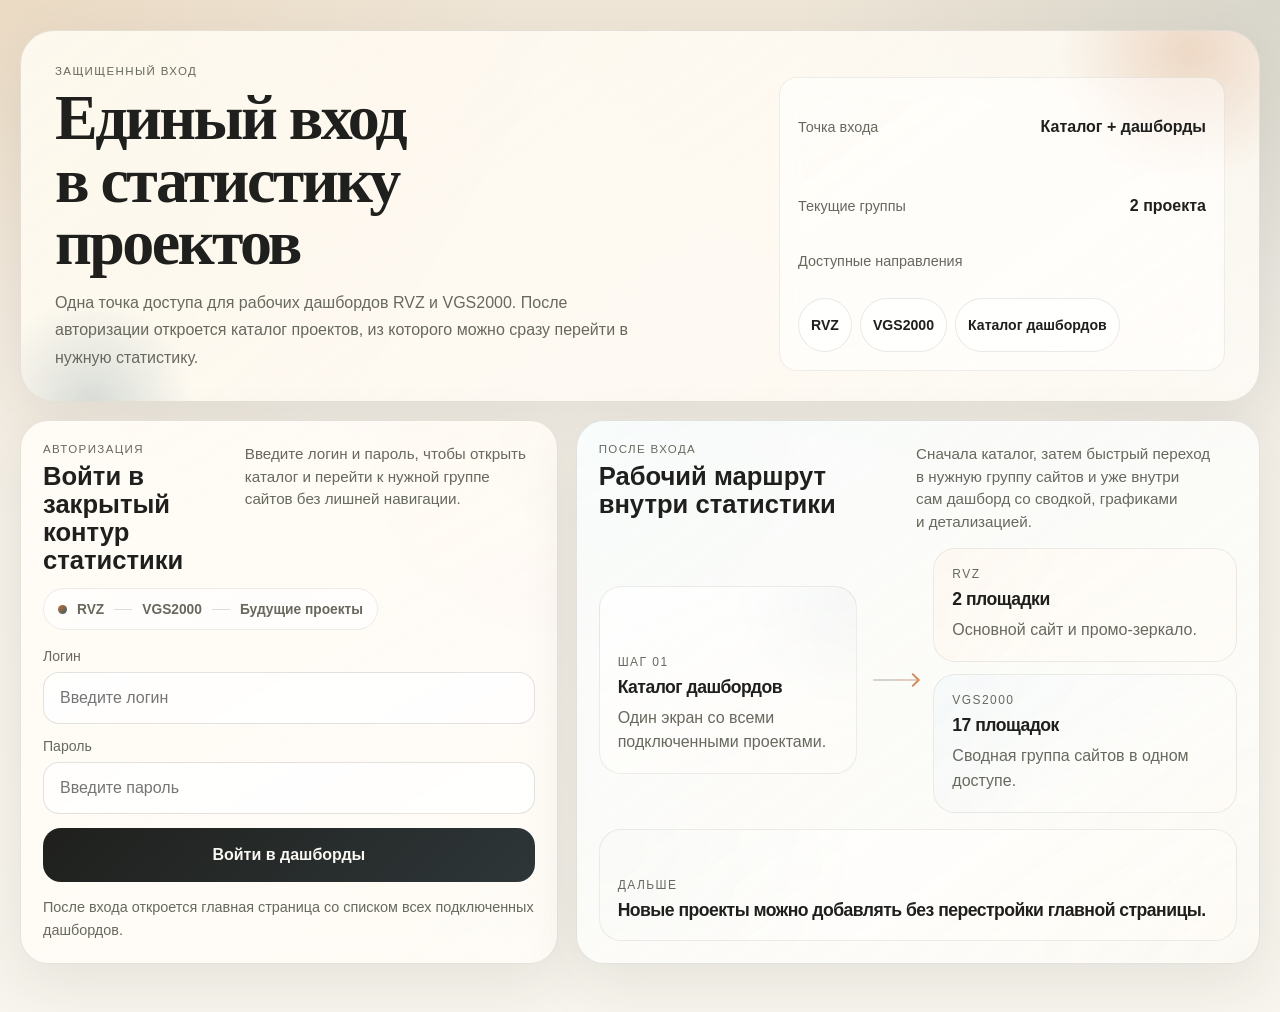
<file: index.html>
<!doctype html>
<html lang="ru">
  <head>
    <meta charset="utf-8">
    <meta name="viewport" content="width=device-width, initial-scale=1">
    <meta name="robots" content="noindex, nofollow, noarchive">
    <title>Вход в дашборды статистики</title>
    <link rel="stylesheet" href="styles.css">
    <script src="auth-config.js"></script>
    <script src="auth.js"></script>
  </head>
  <body>
    <div class="page-noise" aria-hidden="true"></div>
    <main class="shell shell--auth">
      <header class="hero hero--login reveal">
        <div class="hero__eyebrow">Защищенный вход</div>
        <div class="hero__grid hero__grid--hub">
          <div class="hero__copy">
            <h1>Единый вход в статистику проектов</h1>
            <p>
              Одна точка доступа для рабочих дашбордов RVZ и VGS2000.
              После авторизации откроется каталог проектов, из которого можно сразу перейти в нужную статистику.
            </p>
          </div>
          <div class="hero__meta hero__meta--hub">
            <div class="meta-line meta-line--compact">
              <span>Точка входа</span>
              <strong>Каталог + дашборды</strong>
            </div>
            <div class="meta-line meta-line--compact">
              <span>Текущие группы</span>
              <strong>2 проекта</strong>
            </div>
            <div class="meta-stack">
              <span>Доступные направления</span>
              <div class="meta-pills">
                <span class="meta-pill">RVZ</span>
                <span class="meta-pill">VGS2000</span>
                <span class="meta-pill">Каталог дашбордов</span>
              </div>
            </div>
          </div>
        </div>
      </header>

      <section class="auth-grid">
        <article class="panel panel--auth reveal">
          <div class="panel__head panel__head--stack">
            <div>
              <div class="panel__eyebrow">Авторизация</div>
              <h2>Войти в закрытый контур статистики</h2>
            </div>
            <p class="panel__sub">
              Введите логин и пароль, чтобы открыть каталог и перейти к нужной группе сайтов без лишней навигации.
            </p>
          </div>

          <div class="auth-ribbon" aria-hidden="true">
            <span class="auth-ribbon__dot"></span>
            <span>RVZ</span>
            <span class="auth-ribbon__divider"></span>
            <span>VGS2000</span>
            <span class="auth-ribbon__divider"></span>
            <span>Будущие проекты</span>
          </div>

          <form class="auth-form" id="login-form">
            <label class="auth-field">
              <span>Логин</span>
              <input
                id="login-username"
                name="username"
                type="text"
                autocomplete="username"
                placeholder="Введите логин"
                required
              >
            </label>

            <label class="auth-field">
              <span>Пароль</span>
              <input
                id="login-password"
                name="password"
                type="password"
                autocomplete="current-password"
                placeholder="Введите пароль"
                required
              >
            </label>

            <p class="auth-error" id="login-error" hidden></p>

            <button class="auth-submit" type="submit">Войти в дашборды</button>

            <p class="auth-footnote">
              После входа откроется главная страница со списком всех подключенных дашбордов.
            </p>
          </form>
        </article>

        <article class="panel panel--auth-stage reveal">
          <div class="panel__head panel__head--stack">
            <div>
              <div class="panel__eyebrow">После входа</div>
              <h2>Рабочий маршрут внутри статистики</h2>
            </div>
            <p class="panel__sub">
              Сначала каталог, затем быстрый переход в нужную группу сайтов и уже внутри сам дашборд со сводкой, графиками и детализацией.
            </p>
          </div>

          <div class="auth-stage">
            <div class="auth-stage__flow">
              <div class="auth-stage__card auth-stage__card--primary">
                <div class="auth-stage__label">Шаг 01</div>
                <strong>Каталог дашбордов</strong>
                <span>Один экран со всеми подключенными проектами.</span>
              </div>

              <div class="auth-stage__arrow" aria-hidden="true"></div>

              <div class="auth-stage__cluster">
                <div class="auth-stage__mini auth-stage__mini--copper">
                  <div class="auth-stage__label">RVZ</div>
                  <strong>2 площадки</strong>
                  <span>Основной сайт и промо-зеркало.</span>
                </div>

                <div class="auth-stage__mini auth-stage__mini--slate">
                  <div class="auth-stage__label">VGS2000</div>
                  <strong>17 площадок</strong>
                  <span>Сводная группа сайтов в одном доступе.</span>
                </div>
              </div>
            </div>

            <div class="auth-stage__footer">
              <div class="auth-stage__foot-card">
                <div class="auth-stage__label">Дальше</div>
                <strong>Новые проекты можно добавлять без перестройки главной страницы.</strong>
              </div>
            </div>
          </div>
        </article>
      </section>
    </main>

    <script>
      window.TildaAuth.initLoginPage();
    </script>
  </body>
</html>
</file>
<file: styles.css>
:root {
  --bg: #f4efe6;
  --bg-strong: #ebe2d2;
  --surface: rgba(255, 252, 246, 0.74);
  --surface-strong: rgba(255, 252, 246, 0.92);
  --text: #1f201d;
  --muted: #67695e;
  --line: rgba(82, 76, 62, 0.14);
  --line-strong: rgba(82, 76, 62, 0.24);
  --accent: #c36c31;
  --accent-soft: rgba(195, 108, 49, 0.14);
  --accent-2: #365f70;
  --accent-2-soft: rgba(54, 95, 112, 0.12);
  --accent-3: #7b8550;
  --accent-4: #d8aa45;
  --positive: #187a4f;
  --negative: #b3472d;
  --shadow: 0 18px 60px rgba(43, 39, 28, 0.09);
  --radius-lg: 28px;
  --radius-md: 18px;
  --radius-sm: 12px;
}

*,
*::before,
*::after {
  box-sizing: border-box;
}

html {
  scroll-behavior: smooth;
}

html[data-protected="true"] [data-auth-guard] {
  opacity: 0;
  transform: translate3d(0, 8px, 0);
}

html.auth-ready[data-protected="true"] [data-auth-guard] {
  opacity: 1;
  transform: translate3d(0, 0, 0);
  transition: opacity 180ms ease, transform 180ms ease;
}

body {
  margin: 0;
  min-width: 320px;
  overflow-x: clip;
  font-family: "Avenir Next", "Segoe UI", sans-serif;
  color: var(--text);
  text-rendering: optimizeLegibility;
  background:
    radial-gradient(circle at top left, rgba(211, 157, 94, 0.16), transparent 32%),
    radial-gradient(circle at top right, rgba(54, 95, 112, 0.12), transparent 30%),
    linear-gradient(180deg, #efe6d7 0%, #f4efe6 28%, #f8f5ee 100%);
}

.page-noise {
  position: fixed;
  inset: 0;
  pointer-events: none;
  background-image:
    linear-gradient(rgba(255, 255, 255, 0.2) 1px, transparent 1px),
    linear-gradient(90deg, rgba(255, 255, 255, 0.14) 1px, transparent 1px);
  background-size: 100% 24px, 24px 100%;
  mask-image: linear-gradient(180deg, rgba(0, 0, 0, 0.55), transparent 65%);
  opacity: 0.24;
}

.shell {
  width: min(1600px, calc(100% - 32px));
  margin: 0 auto;
  padding: 30px 0 48px;
}

.shell--hub {
  width: min(1480px, calc(100% - 32px));
}

.shell--auth {
  width: min(1240px, calc(100% - 32px));
}

.page-nav {
  display: flex;
  align-items: center;
  gap: 10px;
  margin-bottom: 14px;
  color: var(--muted);
  font-size: 0.92rem;
}

.page-nav__link {
  display: inline-flex;
  align-items: center;
  min-height: 40px;
  padding: 0 14px;
  border: 1px solid var(--line);
  border-radius: 999px;
  background: rgba(255, 255, 255, 0.52);
  color: var(--text);
  text-decoration: none;
  transition: transform 160ms ease, border-color 160ms ease, background 160ms ease;
}

.page-nav__link:hover {
  transform: translateY(-1px);
  border-color: var(--line-strong);
  background: rgba(255, 255, 255, 0.72);
}

.page-nav__trail {
  font-weight: 650;
  color: var(--text);
}

.page-nav__divider {
  opacity: 0.5;
}

.page-nav__spacer {
  flex: 1;
}

.page-nav__button {
  appearance: none;
  border: 1px solid var(--line);
  border-radius: 999px;
  min-height: 40px;
  padding: 0 14px;
  background: rgba(255, 255, 255, 0.52);
  color: var(--text);
  font: inherit;
  cursor: pointer;
  transition: transform 160ms ease, border-color 160ms ease, background 160ms ease;
}

.page-nav__button:hover {
  transform: translateY(-1px);
  border-color: var(--line-strong);
  background: rgba(255, 255, 255, 0.72);
}

.hero {
  position: relative;
  overflow: hidden;
  padding: 34px 34px 30px;
  border: 1px solid var(--line);
  border-radius: calc(var(--radius-lg) + 6px);
  background:
    linear-gradient(145deg, rgba(255, 250, 240, 0.95), rgba(255, 252, 247, 0.8)),
    linear-gradient(120deg, rgba(195, 108, 49, 0.12), transparent 44%);
  box-shadow: var(--shadow);
}

.hero::before,
.hero::after {
  content: "";
  position: absolute;
  border-radius: 999px;
  pointer-events: none;
}

.hero::before {
  width: 280px;
  height: 280px;
  top: -120px;
  right: -70px;
  background: radial-gradient(circle, rgba(195, 108, 49, 0.22), transparent 66%);
}

.hero::after {
  width: 220px;
  height: 220px;
  bottom: -110px;
  left: -40px;
  background: radial-gradient(circle, rgba(54, 95, 112, 0.18), transparent 66%);
}

.hero__eyebrow,
.panel__eyebrow,
.metric__label {
  letter-spacing: 0.12em;
  text-transform: uppercase;
  font-size: 0.72rem;
  color: var(--muted);
}

.hero__grid {
  position: relative;
  z-index: 1;
  display: grid;
  grid-template-columns: minmax(0, 1.6fr) minmax(290px, 0.95fr);
  gap: 28px;
  align-items: end;
}

.hero__grid--hub {
  grid-template-columns: minmax(0, 1.28fr) minmax(320px, 0.82fr);
  align-items: stretch;
}

.hero--hub h1 {
  max-width: 11ch;
}

.hero--login h1 {
  max-width: 9ch;
}

.hero__meta--hub {
  align-self: stretch;
}

.hero h1 {
  margin: 10px 0 14px;
  max-width: 14ch;
  font-family: "Iowan Old Style", "Palatino Linotype", serif;
  font-size: clamp(2.45rem, 5vw, 4.5rem);
  line-height: 0.98;
  letter-spacing: -0.04em;
  text-wrap: balance;
}

.hero p {
  margin: 0;
  max-width: 66ch;
  color: var(--muted);
  font-size: 1rem;
  line-height: 1.7;
  text-wrap: pretty;
}

.hero__meta {
  min-width: 0;
  display: grid;
  gap: 16px;
  padding: 18px;
  border: 1px solid rgba(82, 76, 62, 0.09);
  border-radius: var(--radius-md);
  background: rgba(255, 255, 255, 0.46);
  backdrop-filter: blur(10px);
}

.meta-line {
  display: flex;
  justify-content: space-between;
  gap: 16px;
  align-items: flex-start;
}

.meta-line--compact {
  align-items: center;
}

.meta-line span:first-child {
  color: var(--muted);
  font-size: 0.9rem;
}

.meta-line strong {
  font-size: 1rem;
  text-align: right;
  line-height: 1.5;
  word-break: break-word;
}

.meta-value--large {
  font-size: 1.45rem;
  letter-spacing: -0.04em;
}

.meta-stack {
  display: grid;
  gap: 10px;
}

.meta-stack > span {
  color: var(--muted);
  font-size: 0.9rem;
}

.meta-pills {
  display: flex;
  flex-wrap: wrap;
  gap: 8px;
  min-width: 0;
}

.meta-pill {
  display: inline-flex;
  align-items: center;
  min-height: 34px;
  padding: 8px 12px;
  border: 1px solid rgba(82, 76, 62, 0.12);
  border-radius: 999px;
  background: rgba(255, 255, 255, 0.72);
  font-size: 0.88rem;
  font-weight: 600;
  max-width: 100%;
  overflow-wrap: anywhere;
}

.meta-pill--muted {
  color: var(--muted);
  background: rgba(255, 255, 255, 0.42);
}

.meta-site-list {
  display: grid;
  gap: 8px;
  min-width: 0;
}

.meta-site-row {
  display: flex;
  justify-content: space-between;
  gap: 12px;
  align-items: center;
  padding-top: 8px;
  border-top: 1px solid rgba(82, 76, 62, 0.08);
}

.meta-site-row span {
  min-width: 0;
  color: var(--muted);
  font-size: 0.88rem;
  word-break: break-word;
}

.meta-site-row strong {
  flex-shrink: 0;
  font-size: 0.96rem;
}

.meta-site-note {
  color: var(--muted);
  font-size: 0.84rem;
  line-height: 1.45;
}

.summary-strip {
  margin-top: 18px;
  display: grid;
  grid-template-columns: repeat(6, minmax(0, 1fr));
  gap: 1px;
  border: 1px solid var(--line);
  border-radius: calc(var(--radius-lg) - 2px);
  overflow: hidden;
  background: var(--line);
  box-shadow: var(--shadow);
}

.summary-strip--hub {
  grid-template-columns: repeat(5, minmax(0, 1fr));
}

.metric {
  min-width: 0;
  padding: 22px 20px 20px;
  background: var(--surface-strong);
}

.metric--loading-wide {
  grid-column: 1 / -1;
}

.metric__value {
  display: block;
  margin-top: 10px;
  font-size: clamp(1.55rem, 2vw, 2.2rem);
  font-weight: 650;
  letter-spacing: -0.04em;
  line-height: 1;
}

.metric__meta {
  margin-top: 10px;
  display: flex;
  gap: 8px;
  flex-wrap: wrap;
  align-items: center;
  color: var(--muted);
  font-size: 0.9rem;
}

.delta {
  display: inline-flex;
  align-items: center;
  gap: 6px;
  font-weight: 600;
}

.delta--positive {
  color: var(--positive);
}

.delta--negative {
  color: var(--negative);
}

.dashboard-grid {
  margin-top: 18px;
  display: grid;
  gap: 18px;
}

.hub-grid {
  margin-top: 18px;
  display: grid;
  grid-template-columns: repeat(auto-fit, minmax(340px, 1fr));
  gap: 18px;
}

.auth-grid {
  margin-top: 18px;
  display: grid;
  grid-template-columns: minmax(340px, 0.88fr) minmax(0, 1.12fr);
  gap: 18px;
}

.dashboard-grid--lead {
  grid-template-columns: minmax(340px, 0.8fr) minmax(460px, 1.2fr);
  align-items: stretch;
}

.dashboard-grid--lead .panel--wide {
  grid-column: 1 / -1;
  grid-row: auto;
}

.dashboard-grid--secondary {
  grid-template-columns: minmax(0, 1.38fr) minmax(340px, 0.82fr);
}

.dashboard-grid--geo {
  grid-template-columns: repeat(auto-fit, minmax(280px, 1fr));
}

.panel {
  position: relative;
  overflow: hidden;
  border: 1px solid var(--line);
  border-radius: var(--radius-lg);
  background: var(--surface);
  backdrop-filter: blur(12px);
  box-shadow: var(--shadow);
  padding: 22px;
  transition: transform 180ms ease, border-color 180ms ease, box-shadow 180ms ease;
}

.panel:hover {
  transform: translateY(-2px);
  border-color: var(--line-strong);
  box-shadow: 0 26px 80px rgba(43, 39, 28, 0.12);
}

.panel--auth {
  background:
    linear-gradient(150deg, rgba(255, 251, 245, 0.98), rgba(255, 252, 247, 0.88)),
    radial-gradient(circle at top right, rgba(195, 108, 49, 0.14), transparent 34%);
}

.panel--auth-stage {
  background:
    linear-gradient(145deg, rgba(249, 252, 252, 0.96), rgba(255, 252, 247, 0.84)),
    radial-gradient(circle at top left, rgba(54, 95, 112, 0.14), transparent 32%),
    radial-gradient(circle at bottom right, rgba(123, 133, 80, 0.12), transparent 28%);
}

.dashboard-tile {
  display: grid;
  gap: 18px;
  color: inherit;
  text-decoration: none;
  min-width: 0;
}

.dashboard-tile--copper {
  background:
    linear-gradient(140deg, rgba(255, 251, 245, 0.96), rgba(255, 252, 247, 0.78)),
    linear-gradient(120deg, rgba(195, 108, 49, 0.12), transparent 48%);
}

.dashboard-tile--slate {
  background:
    linear-gradient(140deg, rgba(250, 252, 251, 0.96), rgba(255, 252, 247, 0.8)),
    linear-gradient(120deg, rgba(54, 95, 112, 0.12), transparent 44%),
    linear-gradient(45deg, rgba(123, 133, 80, 0.08), transparent 58%);
}

.dashboard-tile__head {
  display: flex;
  justify-content: space-between;
  gap: 18px;
  align-items: flex-start;
}

.dashboard-tile__head > div {
  min-width: 0;
}

.dashboard-tile__cta {
  flex-shrink: 0;
  display: inline-flex;
  align-items: center;
  min-height: 42px;
  padding: 0 15px;
  border-radius: 999px;
  background: var(--text);
  color: #faf8f3;
  font-weight: 650;
  white-space: nowrap;
}

.dashboard-tile__metrics {
  display: grid;
  grid-template-columns: repeat(4, minmax(0, 1fr));
  gap: 10px;
}

.dashboard-tile__metric {
  display: grid;
  gap: 6px;
  padding: 14px;
  border: 1px solid rgba(82, 76, 62, 0.08);
  border-radius: 16px;
  background: rgba(255, 255, 255, 0.54);
}

.dashboard-tile__metric span {
  color: var(--muted);
  font-size: 0.82rem;
  letter-spacing: 0.06em;
  text-transform: uppercase;
}

.dashboard-tile__metric strong {
  font-size: 1.2rem;
  line-height: 1.05;
  letter-spacing: -0.04em;
}

.dashboard-tile__footer {
  display: grid;
  gap: 12px;
}

.dashboard-tile__meta {
  display: flex;
  flex-wrap: wrap;
  gap: 10px 18px;
  color: var(--muted);
  font-size: 0.92rem;
  line-height: 1.5;
}

.dashboard-tile__site-pills {
  display: flex;
  flex-wrap: wrap;
  gap: 8px;
}

.dashboard-tile__site-pill {
  display: inline-flex;
  align-items: center;
  min-height: 34px;
  padding: 8px 12px;
  border: 1px solid rgba(82, 76, 62, 0.1);
  border-radius: 999px;
  background: rgba(255, 255, 255, 0.66);
  font-size: 0.88rem;
  font-weight: 600;
  overflow-wrap: anywhere;
}

.panel--hub-note {
  margin-top: 18px;
}

.panel--loading {
  display: grid;
  justify-items: start;
  align-content: center;
  gap: 12px;
  min-height: 210px;
  background:
    linear-gradient(145deg, rgba(255, 252, 247, 0.92), rgba(255, 252, 246, 0.8)),
    radial-gradient(circle at top right, rgba(54, 95, 112, 0.1), transparent 34%);
}

.panel--loading h2 {
  margin: 0;
}

.loading-badge {
  display: inline-flex;
  align-items: center;
  gap: 10px;
  min-height: 40px;
  padding: 0 14px;
  border: 1px solid rgba(82, 76, 62, 0.12);
  border-radius: 999px;
  background: rgba(255, 255, 255, 0.62);
  color: var(--text);
  font-size: 0.9rem;
  font-weight: 650;
}

.loading-badge__pulse {
  width: 10px;
  height: 10px;
  border-radius: 999px;
  background: linear-gradient(135deg, var(--accent), var(--accent-2));
  box-shadow: 0 0 0 0 rgba(54, 95, 112, 0.26);
  animation: pulse-dot 1.4s ease-out infinite;
}

.auth-form {
  display: grid;
  gap: 14px;
}

.auth-ribbon {
  display: inline-flex;
  align-items: center;
  flex-wrap: wrap;
  gap: 10px;
  min-height: 42px;
  padding: 9px 14px;
  margin-bottom: 18px;
  border: 1px solid rgba(82, 76, 62, 0.1);
  border-radius: 999px;
  background: rgba(255, 255, 255, 0.58);
  color: var(--muted);
  font-size: 0.86rem;
  font-weight: 600;
}

.auth-ribbon__dot {
  width: 9px;
  height: 9px;
  border-radius: 999px;
  background: linear-gradient(135deg, var(--accent), var(--accent-2));
}

.auth-ribbon__divider {
  width: 18px;
  height: 1px;
  background: rgba(82, 76, 62, 0.18);
}

.auth-field {
  display: grid;
  gap: 8px;
}

.auth-field span {
  font-size: 0.88rem;
  color: var(--muted);
}

.auth-field input {
  width: 100%;
  min-height: 52px;
  padding: 0 16px;
  border: 1px solid rgba(82, 76, 62, 0.16);
  border-radius: 16px;
  background: rgba(255, 255, 255, 0.84);
  color: var(--text);
  font: inherit;
  font-size: 1rem;
}

.auth-field input:focus {
  outline: none;
  border-color: rgba(54, 95, 112, 0.48);
  box-shadow: 0 0 0 4px rgba(54, 95, 112, 0.08);
}

.auth-submit {
  appearance: none;
  border: 0;
  min-height: 54px;
  padding: 0 18px;
  border-radius: 18px;
  background: linear-gradient(135deg, #1f201d, #2e3638);
  color: #faf8f3;
  font: inherit;
  font-weight: 650;
  cursor: pointer;
  transition: transform 160ms ease, box-shadow 160ms ease;
}

.auth-submit.is-busy,
.auth-submit:disabled {
  cursor: wait;
  opacity: 0.9;
}

.auth-submit:hover {
  transform: translateY(-1px);
  box-shadow: 0 16px 36px rgba(31, 32, 29, 0.18);
}

.auth-error {
  margin: 0;
  padding: 12px 14px;
  border: 1px solid rgba(179, 71, 45, 0.18);
  border-radius: 14px;
  background: rgba(179, 71, 45, 0.08);
  color: var(--negative);
  line-height: 1.45;
}

.auth-footnote {
  margin: 0;
  color: var(--muted);
  font-size: 0.9rem;
  line-height: 1.55;
}

.auth-stage {
  display: grid;
  gap: 16px;
}

.auth-stage__flow {
  display: grid;
  grid-template-columns: minmax(220px, 0.92fr) 44px minmax(0, 1.08fr);
  gap: 16px;
  align-items: center;
}

.auth-stage__card,
.auth-stage__mini,
.auth-stage__foot-card {
  display: grid;
  gap: 8px;
  min-width: 0;
  padding: 18px;
  border: 1px solid rgba(82, 76, 62, 0.1);
  border-radius: 22px;
  background: rgba(255, 255, 255, 0.56);
}

.auth-stage__card--primary {
  min-height: 188px;
  align-content: end;
  background:
    linear-gradient(160deg, rgba(255, 255, 255, 0.78), rgba(255, 252, 247, 0.58)),
    radial-gradient(circle at top right, rgba(54, 95, 112, 0.14), transparent 38%);
}

.auth-stage__label {
  color: var(--muted);
  font-size: 0.75rem;
  letter-spacing: 0.12em;
  text-transform: uppercase;
}

.auth-stage strong {
  font-size: 1.1rem;
  line-height: 1.2;
  letter-spacing: -0.03em;
}

.auth-stage span {
  color: var(--muted);
  line-height: 1.55;
}

.auth-stage__arrow {
  position: relative;
  width: 100%;
  height: 2px;
  border-radius: 999px;
  background: linear-gradient(90deg, rgba(54, 95, 112, 0.24), rgba(195, 108, 49, 0.34));
}

.auth-stage__arrow::after {
  content: "";
  position: absolute;
  top: 50%;
  right: -1px;
  width: 10px;
  height: 10px;
  border-top: 2px solid rgba(195, 108, 49, 0.78);
  border-right: 2px solid rgba(195, 108, 49, 0.78);
  transform: translateY(-50%) rotate(45deg);
}

.auth-stage__cluster {
  display: grid;
  gap: 12px;
}

.auth-stage__mini--copper {
  background:
    linear-gradient(145deg, rgba(255, 251, 245, 0.84), rgba(255, 252, 247, 0.62)),
    linear-gradient(120deg, rgba(195, 108, 49, 0.12), transparent 44%);
}

.auth-stage__mini--slate {
  background:
    linear-gradient(145deg, rgba(249, 252, 252, 0.84), rgba(255, 252, 247, 0.62)),
    linear-gradient(120deg, rgba(54, 95, 112, 0.12), transparent 42%);
}

.auth-stage__footer {
  display: grid;
}

.auth-stage__foot-card {
  min-height: 112px;
  align-content: end;
  background:
    linear-gradient(145deg, rgba(255, 255, 255, 0.76), rgba(255, 252, 247, 0.58)),
    radial-gradient(circle at top left, rgba(123, 133, 80, 0.14), transparent 40%);
}

.hub-checklist {
  display: grid;
  grid-template-columns: repeat(3, minmax(0, 1fr));
  gap: 12px;
}

.hub-check {
  padding: 16px 18px;
  border: 1px solid rgba(82, 76, 62, 0.08);
  border-radius: var(--radius-md);
  background: rgba(255, 255, 255, 0.48);
  line-height: 1.55;
}

.panel__head {
  display: flex;
  justify-content: space-between;
  gap: 18px;
  align-items: flex-start;
  margin-bottom: 14px;
  min-width: 0;
}

.panel__head--stack {
  align-items: start;
}

.panel__head > div:first-child {
  min-width: 0;
}

.panel h2 {
  margin: 7px 0 0;
  font-size: clamp(1.28rem, 2vw, 1.8rem);
  line-height: 1.1;
  text-wrap: balance;
}

.panel__note,
.panel__sub {
  margin: 0;
  color: var(--muted);
  max-width: 38ch;
  line-height: 1.5;
  font-size: 0.95rem;
  text-wrap: pretty;
  overflow-wrap: anywhere;
}

.panel__meta-note {
  margin: 14px 0 18px;
  min-height: 2.9em;
  color: var(--muted);
  font-size: 0.92rem;
  line-height: 1.5;
  text-wrap: pretty;
  overflow-wrap: anywhere;
}

.chart-box {
  position: relative;
  min-width: 0;
}

.chart-frame {
  position: relative;
  padding-bottom: 2px;
  border-radius: calc(var(--radius-md) + 2px);
  background:
    linear-gradient(180deg, rgba(255, 255, 255, 0.74), rgba(255, 255, 255, 0.46)),
    linear-gradient(180deg, rgba(195, 108, 49, 0.04), transparent 65%);
  border: 1px solid rgba(82, 76, 62, 0.09);
  overflow: hidden;
}

.chart-frame svg {
  display: block;
}

.chart-legend {
  display: flex;
  gap: 16px;
  flex-wrap: wrap;
  align-items: center;
  padding: 16px 18px 6px;
}

.legend-item {
  display: inline-flex;
  align-items: center;
  gap: 8px;
  color: var(--muted);
  font-size: 0.88rem;
  white-space: nowrap;
}

.legend-dot {
  width: 10px;
  height: 10px;
  border-radius: 999px;
}

.chart-tooltip {
  position: absolute;
  z-index: 3;
  min-width: 160px;
  padding: 12px 14px;
  border-radius: var(--radius-sm);
  border: 1px solid rgba(255, 255, 255, 0.24);
  background: rgba(25, 28, 30, 0.92);
  color: #f5f4f1;
  font-size: 0.88rem;
  line-height: 1.45;
  pointer-events: none;
  opacity: 0;
  transform: translate3d(0, 10px, 0);
  transition: opacity 120ms ease, transform 120ms ease;
}

.chart-tooltip.is-visible {
  opacity: 1;
  transform: translate3d(0, 0, 0);
}

.chart-tooltip strong {
  display: block;
  margin-bottom: 6px;
  font-size: 0.92rem;
}

.donut-block {
  display: grid;
  justify-items: center;
  gap: 12px;
}

.donut {
  position: relative;
  width: min(216px, 100%);
  aspect-ratio: 1;
  margin: 2px auto 0;
  border-radius: 50%;
  box-shadow: inset 0 0 0 1px rgba(82, 76, 62, 0.08);
}

.donut::after {
  content: "";
  position: absolute;
  inset: 28%;
  border-radius: 50%;
  background: rgba(249, 246, 240, 0.96);
  box-shadow: inset 0 0 0 1px rgba(82, 76, 62, 0.08);
}

.donut__center {
  position: absolute;
  inset: 28%;
  z-index: 1;
  display: flex;
  justify-content: center;
  align-items: center;
  text-align: center;
  padding: 0;
}

.donut__value {
  font-size: clamp(1.5rem, 4.2vw, 1.95rem);
  font-weight: 700;
  letter-spacing: -0.05em;
  line-height: 1;
}

.donut__caption {
  max-width: 18ch;
  color: var(--muted);
  font-size: 0.72rem;
  letter-spacing: 0.12em;
  line-height: 1.35;
  text-align: center;
  text-transform: uppercase;
}

.progress-list,
.detail-list {
  display: grid;
  gap: 12px;
}

.progress-row {
  display: grid;
  gap: 7px;
}

.progress-row__top {
  display: flex;
  gap: 12px;
  justify-content: space-between;
  align-items: flex-start;
  min-width: 0;
}

.progress-row__label {
  min-width: 0;
  font-weight: 600;
  overflow-wrap: anywhere;
}

.progress-row__label small {
  display: block;
  margin-top: 4px;
  color: var(--muted);
  font-weight: 500;
}

.progress-row__value {
  flex-shrink: 0;
  min-width: 54px;
  text-align: right;
  font-weight: 650;
  max-width: 42%;
  overflow-wrap: anywhere;
}

.progress-track {
  width: 100%;
  height: 7px;
  border-radius: 999px;
  background: rgba(82, 76, 62, 0.08);
  overflow: hidden;
}

.progress-fill {
  height: 100%;
  border-radius: inherit;
  transition: width 240ms ease;
}

.segmented {
  display: inline-flex;
  flex-wrap: wrap;
  gap: 8px;
  max-width: 100%;
  padding: 7px;
  margin-bottom: 18px;
  border: 1px solid rgba(82, 76, 62, 0.09);
  border-radius: 999px;
  background: rgba(255, 255, 255, 0.56);
}

.segmented--wide {
  width: fit-content;
}

.segmented__button {
  appearance: none;
  border: 0;
  border-radius: 999px;
  padding: 10px 14px;
  min-height: 42px;
  background: transparent;
  color: var(--muted);
  font: inherit;
  font-size: 0.94rem;
  cursor: pointer;
  transition: background 140ms ease, color 140ms ease, transform 140ms ease;
}

.segmented__button:hover {
  transform: translateY(-1px);
  color: var(--text);
}

.segmented__button.is-active {
  background: var(--text);
  color: #faf8f3;
}

.table-shell {
  overflow: hidden;
  border: 1px solid rgba(82, 76, 62, 0.09);
  border-radius: var(--radius-md);
  background: rgba(255, 255, 255, 0.5);
}

.table-shell--compact .data-table th,
.table-shell--compact .data-table td {
  padding-top: 12px;
  padding-bottom: 12px;
}

.panel--lead-sites .row-title {
  overflow-wrap: anywhere;
}

.data-table {
  width: 100%;
  border-collapse: collapse;
}

.data-table th,
.data-table td {
  padding: 14px 16px;
  text-align: left;
  vertical-align: top;
  border-bottom: 1px solid rgba(82, 76, 62, 0.08);
}

.data-table thead th {
  color: var(--muted);
  font-size: 0.78rem;
  letter-spacing: 0.08em;
  text-transform: uppercase;
  background: rgba(255, 255, 255, 0.54);
}

.data-table tbody tr:last-child td {
  border-bottom: 0;
}

.data-table td[data-align="right"],
.data-table th[data-align="right"] {
  text-align: right;
}

.row-title {
  font-weight: 650;
  line-height: 1.35;
}

.row-subtitle {
  margin-top: 6px;
  color: var(--muted);
  font-size: 0.86rem;
  line-height: 1.45;
  word-break: break-word;
  text-wrap: pretty;
}

.row-kpi {
  font-weight: 650;
  letter-spacing: -0.02em;
}

.row-share {
  color: var(--muted);
  font-size: 0.88rem;
}

.reveal {
  opacity: 0;
  transform: translate3d(0, 24px, 0);
  animation: rise-in 680ms cubic-bezier(0.2, 0.8, 0.2, 1) forwards;
  animation-delay: var(--delay, 0ms);
}

.nowrap {
  white-space: nowrap;
}

@keyframes rise-in {
  to {
    opacity: 1;
    transform: translate3d(0, 0, 0);
  }
}

@keyframes pulse-dot {
  0% {
    transform: scale(0.92);
    box-shadow: 0 0 0 0 rgba(54, 95, 112, 0.26);
  }

  70% {
    transform: scale(1);
    box-shadow: 0 0 0 12px rgba(54, 95, 112, 0);
  }

  100% {
    transform: scale(0.92);
    box-shadow: 0 0 0 0 rgba(54, 95, 112, 0);
  }
}

@media (max-width: 1180px) {
  .summary-strip {
    grid-template-columns: repeat(3, minmax(0, 1fr));
  }

  .panel__head {
    flex-direction: column;
  }

  .panel__note,
  .panel__sub {
    max-width: none;
  }

  .dashboard-grid--lead,
  .dashboard-grid--secondary,
  .dashboard-grid--geo,
  .hub-checklist,
  .auth-grid {
    grid-template-columns: 1fr;
  }

  .dashboard-grid--lead .panel--wide {
    grid-row: auto;
  }

  .dashboard-tile__metrics {
    grid-template-columns: repeat(2, minmax(0, 1fr));
  }

  .auth-stage__flow {
    grid-template-columns: 1fr;
  }

  .auth-stage__arrow {
    width: 2px;
    height: 28px;
    justify-self: center;
    background: linear-gradient(180deg, rgba(54, 95, 112, 0.24), rgba(195, 108, 49, 0.34));
  }

  .auth-stage__arrow::after {
    top: auto;
    bottom: -1px;
    left: 50%;
    right: auto;
    transform: translateX(-50%) rotate(135deg);
  }
}

@media (min-width: 1181px) {
  .panel--device,
  .panel--sources {
    min-height: 0;
  }

  .panel--device .donut-block,
  .panel--sources .donut-block {
    grid-template-columns: minmax(190px, 228px) minmax(0, 1fr);
    justify-items: stretch;
    align-items: center;
    column-gap: 22px;
    row-gap: 10px;
  }

  .panel--device .donut,
  .panel--sources .donut {
    grid-column: 1;
    grid-row: 1;
    width: clamp(176px, 15vw, 220px);
    margin: 0 auto;
  }

  .panel--device .donut__caption,
  .panel--sources .donut__caption {
    grid-column: 1;
    grid-row: 2;
    max-width: 14ch;
    justify-self: center;
  }

  .panel--device .detail-list,
  .panel--sources .detail-list {
    grid-column: 2;
    grid-row: 1 / span 2;
    align-self: center;
  }

  .panel--device .detail-list {
    gap: 12px;
  }

  .panel--sources .detail-list {
    grid-template-columns: repeat(auto-fit, minmax(220px, 1fr));
    gap: 12px 18px;
  }

  .panel--device .progress-row__value,
  .panel--sources .progress-row__value {
    min-width: 76px;
  }

  .panel--device .progress-row__label,
  .panel--sources .progress-row__label {
    line-height: 1.25;
  }
}

@media (max-width: 860px) {
  .shell {
    width: min(100% - 24px, 1440px);
    padding-top: 20px;
  }

  .hero {
    padding: 22px 18px 20px;
  }

  .hero__grid {
    grid-template-columns: 1fr;
  }

  .panel {
    padding: 18px;
  }

  .chart-legend {
    padding: 14px 14px 8px;
    gap: 10px;
  }

  .summary-strip {
    grid-template-columns: repeat(2, minmax(0, 1fr));
  }

  .hub-grid {
    grid-template-columns: 1fr;
  }

  .dashboard-tile__head {
    flex-direction: column;
  }

  .auth-ribbon {
    border-radius: 18px;
  }

  .data-table {
    min-width: 720px;
  }

  .table-shell {
    overflow-x: auto;
  }
}

@media (max-width: 560px) {
  .summary-strip {
    grid-template-columns: 1fr;
  }

  .metric {
    padding: 18px 16px;
  }

  .hero h1 {
    max-width: 12ch;
  }

  .dashboard-tile__metrics {
    grid-template-columns: 1fr;
  }

  .auth-stage__card,
  .auth-stage__mini,
  .auth-stage__foot-card {
    padding: 16px;
    border-radius: 18px;
  }

  .donut {
    width: min(196px, 100%);
  }

  .meta-site-row {
    align-items: flex-start;
  }

  .segmented {
    border-radius: 22px;
  }

  .segmented__button {
    width: 100%;
    text-align: center;
  }
}
</file>
